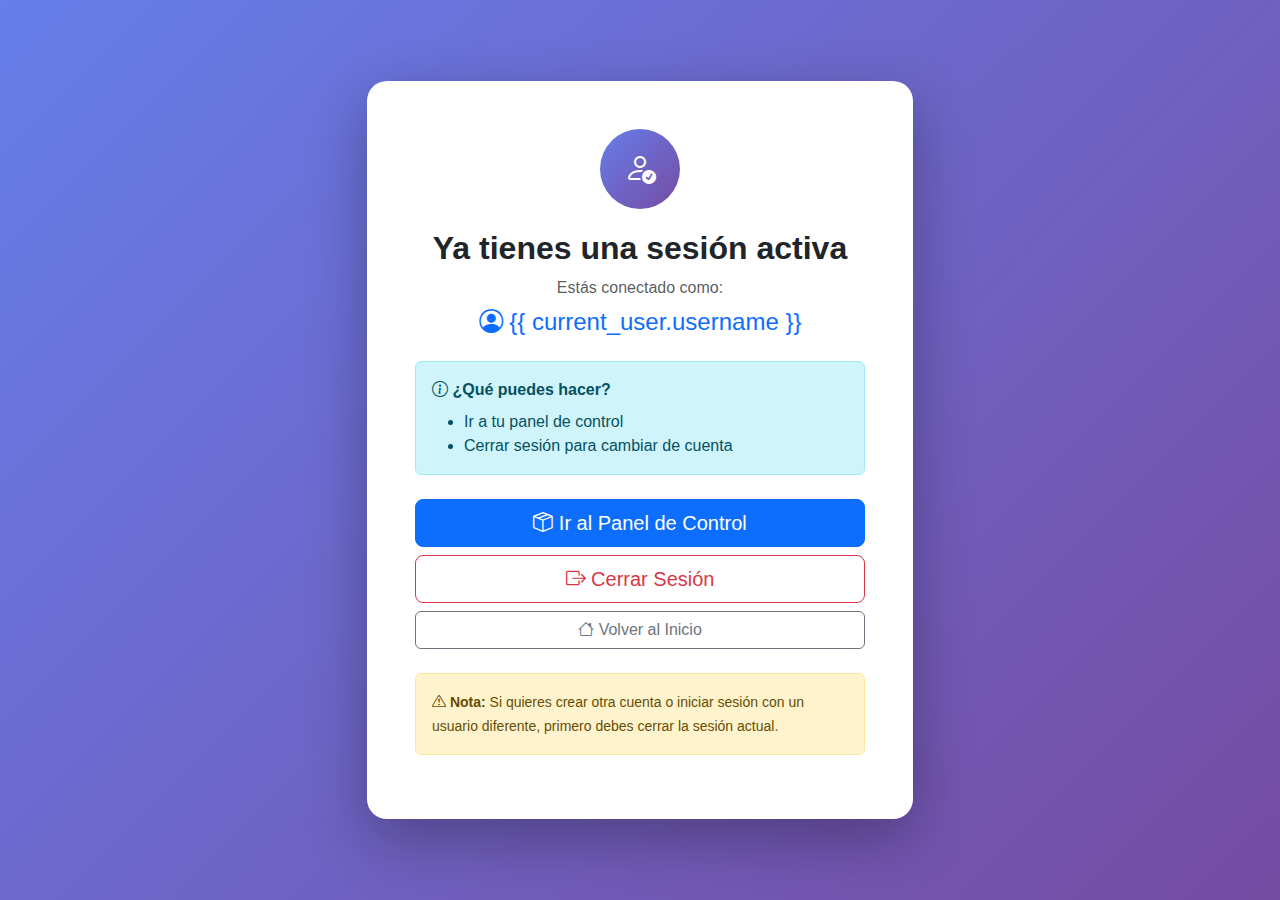
<file: frontend/templates/already_logged_in.html>
<!doctype html>
<html lang="es">
<head>
  <meta charset="utf-8">
  <meta name="viewport" content="width=device-width, initial-scale=1">
  <title>Sesión Activa - Da Vincin</title>
  <link href="https://cdn.jsdelivr.net/npm/bootstrap@5.3.0/dist/css/bootstrap.min.css" rel="stylesheet">
  <link rel="stylesheet" href="https://cdn.jsdelivr.net/npm/bootstrap-icons@1.11.0/font/bootstrap-icons.css">
  <style>
    body {
      background: linear-gradient(135deg, #667eea 0%, #764ba2 100%);
      min-height: 100vh;
      display: flex;
      align-items: center;
      font-family: -apple-system, BlinkMacSystemFont, 'Segoe UI', Roboto, sans-serif;
    }
    .card-custom {
      border-radius: 20px;
      box-shadow: 0 20px 60px rgba(0,0,0,0.3);
    }
    .user-avatar {
      width: 80px;
      height: 80px;
      background: linear-gradient(135deg, #667eea 0%, #764ba2 100%);
      border-radius: 50%;
      display: flex;
      align-items: center;
      justify-content: center;
      font-size: 2rem;
      color: white;
      margin: 0 auto 20px;
    }

    /* Adaptaciones móviles */
    @media (max-width: 768px) {
      body {
        align-items: flex-start;
        padding: 20px 0;
      }

      .container {
        padding-left: 10px;
        padding-right: 10px;
      }

      .col-md-6 {
        width: 100%;
        max-width: none;
      }

      .card-custom {
        border-radius: 15px;
        margin-top: 20px;
      }

      .card-body {
        padding: 30px 20px !important;
      }

      h2 {
        font-size: 1.5rem;
        margin-bottom: 15px;
      }

      h4 {
        font-size: 1.2rem;
      }

      .user-avatar {
        width: 70px;
        height: 70px;
        font-size: 1.8rem;
        margin-bottom: 15px;
      }

      .btn {
        padding: 12px 20px;
        font-size: 14px;
        min-height: 44px;
        margin: 5px 0;
      }

      .btn-lg {
        padding: 15px 25px;
        font-size: 16px;
        width: 100%;
      }

      .alert {
        padding: 12px 15px;
        font-size: 14px;
        margin-bottom: 20px;
      }
    }

    @media (max-width: 480px) {
      .container {
        padding-left: 5px;
        padding-right: 5px;
      }

      .card-body {
        padding: 25px 15px !important;
      }

      h2 {
        font-size: 1.3rem;
      }

      h4 {
        font-size: 1.1rem;
      }

      .user-avatar {
        width: 60px;
        height: 60px;
        font-size: 1.5rem;
      }

      .btn-lg {
        padding: 12px 20px;
        font-size: 15px;
      }
    }

    /* Mejoras para pantallas táctiles */
    @media (hover: none) and (pointer: coarse) {
      .btn:hover {
        transform: none;
      }

      .btn {
        min-height: 44px;
      }
    }

    /* Mejoras adicionales para accesibilidad móvil */
    @media (max-width: 768px) {
      .text-center p {
        font-size: 14px;
        margin-bottom: 15px;
      }

      .alert {
        border-radius: 10px;
      }

      .d-grid {
        gap: 10px !important;
      }
    }
  </style>
</head>
<body>
  <div class="container">
    <div class="row justify-content-center">
      <div class="col-md-6">
        <div class="card card-custom border-0">
          <div class="card-body p-5">
            <div class="text-center mb-4">
              <div class="user-avatar">
                <i class="bi bi-person-check"></i>
              </div>
              <h2 class="fw-bold">Ya tienes una sesión activa</h2>
              <p class="text-muted mb-0">Estás conectado como:</p>
              <h4 class="text-primary mt-2"><i class="bi bi-person-circle"></i> {{ current_user.username }}</h4>
            </div>

            <div class="alert alert-info" role="alert">
              <i class="bi bi-info-circle"></i>
              <strong>¿Qué puedes hacer?</strong>
              <ul class="mb-0 mt-2">
                <li>Ir a tu panel de control</li>
                <li>Cerrar sesión para cambiar de cuenta</li>
              </ul>
            </div>

            <div class="d-grid gap-2 mt-4">
              <a href="/products/dashboard" class="btn btn-primary btn-lg">
                <i class="bi bi-box-seam"></i> Ir al Panel de Control
              </a>
              <a href="/logout" class="btn btn-outline-danger btn-lg">
                <i class="bi bi-box-arrow-right"></i> Cerrar Sesión
              </a>
              <a href="/" class="btn btn-outline-secondary">
                <i class="bi bi-house"></i> Volver al Inicio
              </a>
            </div>

            <div class="alert alert-warning mt-4" role="alert">
              <small>
                <i class="bi bi-exclamation-triangle"></i>
                <strong>Nota:</strong> Si quieres crear otra cuenta o iniciar sesión con un usuario diferente,
                primero debes cerrar la sesión actual.
              </small>
            </div>
          </div>
        </div>
      </div>
    </div>
  </div>
  <script src="https://cdn.jsdelivr.net/npm/bootstrap@5.3.0/dist/js/bootstrap.bundle.min.js"></script>
</body>
</html>
</file>
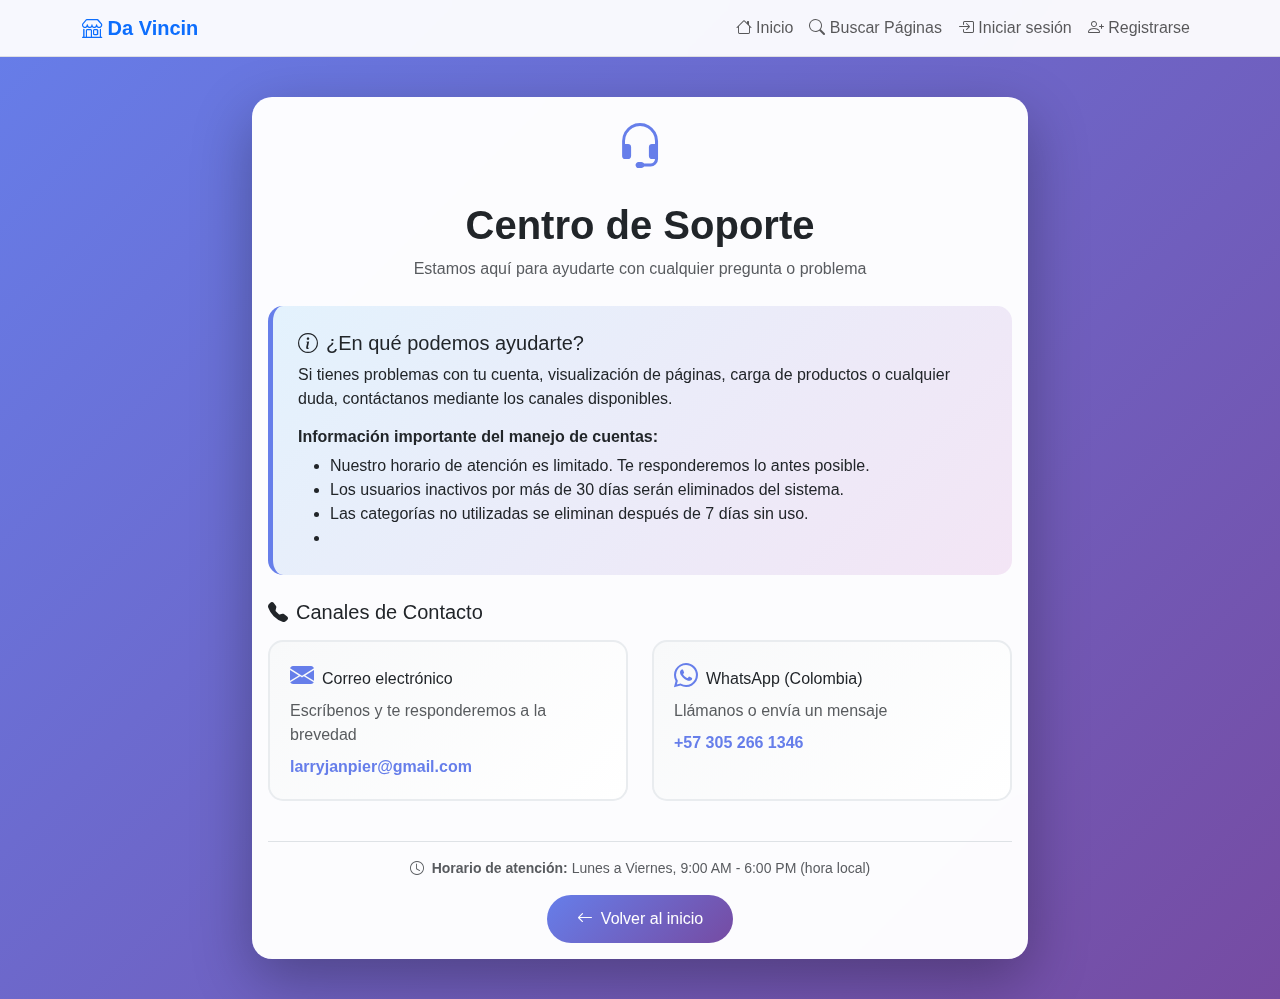
<file: frontend/templates/support.html>
<!DOCTYPE html>
<html lang="es">
<head>
    <meta charset="UTF-8">
    <meta name="viewport" content="width=device-width, initial-scale=1">
    <title>Soporte - Da Vincin</title>
    <link href="https://cdn.jsdelivr.net/npm/bootstrap@5.3.0/dist/css/bootstrap.min.css" rel="stylesheet">
    <link rel="stylesheet" href="https://cdn.jsdelivr.net/npm/bootstrap-icons@1.11.0/font/bootstrap-icons.css">
    <style>
        body {
            background: linear-gradient(135deg, #667eea 0%, #764ba2 100%);
            min-height: 100vh;
            font-family: -apple-system, BlinkMacSystemFont, 'Segoe UI', Roboto, sans-serif;
        }

        .navbar {
            background: rgba(255,255,255,0.95) !important;
            backdrop-filter: blur(10px);
            border-bottom: 1px solid rgba(0,0,0,0.1);
        }

        .main-container {
            min-height: calc(100vh - 80px);
            display: flex;
            align-items: center;
            justify-content: center;
            padding: 40px 0;
        }

        .support-card {
            width: 100%;
            max-width: 800px;
        }

        .card-custom {
            border-radius: 20px;
            box-shadow: 0 20px 60px rgba(0,0,0,0.3);
            border: none;
            background: rgba(255,255,255,0.98);
            backdrop-filter: blur(10px);
        }

        .contact-card {
            background: linear-gradient(135deg, #f8f9fa 0%, #ffffff 100%);
            border: 2px solid #e9ecef;
            border-radius: 15px;
            padding: 20px;
            height: 100%;
            transition: all 0.3s ease;
        }

        .contact-card:hover {
            transform: translateY(-5px);
            box-shadow: 0 10px 30px rgba(0,0,0,0.15);
            border-color: #667eea;
        }

        .contact-card i {
            color: #667eea;
            font-size: 1.5rem;
        }

        .contact-card a {
            color: #667eea;
            text-decoration: none;
            font-weight: 600;
        }

        .contact-card a:hover {
            color: #764ba2;
            text-decoration: underline;
        }

        .back-btn {
            background: linear-gradient(135deg, #667eea 0%, #764ba2 100%);
            border: none;
            padding: 12px 30px;
            border-radius: 25px;
            color: white;
            text-decoration: none;
            font-weight: 500;
            transition: all 0.3s;
            display: inline-flex;
            align-items: center;
            gap: 8px;
        }

        .back-btn:hover {
            transform: translateY(-2px);
            color: white;
            box-shadow: 0 8px 25px rgba(102, 126, 234, 0.4);
        }

        .info-section {
            background: linear-gradient(135deg, #e3f2fd 0%, #f3e5f5 100%);
            border-radius: 15px;
            padding: 25px;
            margin: 25px 0;
            border-left: 5px solid #667eea;
        }

        /* Adaptaciones móviles */
        @media (max-width: 768px) {
            .main-container {
                padding: 20px 10px;
                align-items: flex-start;
            }

            .support-card {
                margin-top: 20px;
            }

            .card-custom {
                border-radius: 15px;
                margin-bottom: 20px;
            }

            .card-body {
                padding: 25px 20px !important;
            }

            h1 {
                font-size: 1.8rem;
                text-align: center;
                margin-bottom: 15px;
            }

            h5 {
                font-size: 1.2rem;
                margin-top: 20px;
                margin-bottom: 12px;
            }

            .contact-card {
                padding: 15px;
                margin-bottom: 15px;
            }

            .contact-card h6 {
                font-size: 1rem;
            }

            .info-section {
                padding: 20px 15px;
                margin: 20px 0;
            }

            .back-btn {
                width: 100%;
                justify-content: center;
                padding: 15px 25px;
                margin-top: 15px;
            }

            .navbar-collapse {
                background: rgba(255,255,255,0.98);
                border-radius: 10px;
                padding: 15px;
                margin-top: 10px;
                box-shadow: 0 5px 15px rgba(0,0,0,0.1);
            }

            .navbar-nav .nav-link {
                padding: 10px 15px;
                border-radius: 8px;
                margin: 2px 0;
                text-align: center;
            }

            .navbar-nav .nav-link:hover {
                background: rgba(102, 126, 234, 0.1);
            }
        }

        @media (max-width: 480px) {
            .main-container {
                padding: 15px 5px;
            }

            .card-body {
                padding: 20px 15px !important;
            }

            h1 {
                font-size: 1.5rem;
            }

            h5 {
                font-size: 1.1rem;
            }

            .contact-card {
                padding: 12px;
            }

            .info-section {
                padding: 15px 12px;
            }

            .back-btn {
                padding: 12px 20px;
                font-size: 15px;
            }
        }

        /* Mejoras para pantallas táctiles */
        @media (hover: none) and (pointer: coarse) {
            .contact-card:hover {
                transform: none;
                box-shadow: 0 5px 15px rgba(0,0,0,0.1);
            }

            .back-btn:hover {
                transform: none;
                box-shadow: 0 4px 15px rgba(102, 126, 234, 0.3);
            }

            .back-btn {
                min-height: 44px;
            }
        }
    </style>
</head>
<body>
    <nav class="navbar navbar-expand-lg navbar-light">
        <div class="container">
            <a class="navbar-brand fw-bold text-primary" href="/"><i class="bi bi-shop"></i> Da Vincin</a>
            <button class="navbar-toggler" type="button" data-bs-toggle="collapse" data-bs-target="#navMenu" aria-controls="navMenu" aria-expanded="false" aria-label="Toggle navigation">
                <span class="navbar-toggler-icon"></span>
            </button>
            <div class="collapse navbar-collapse" id="navMenu">
                <ul class="navbar-nav ms-auto">
                    <li class="nav-item"><a class="nav-link" href="/"><i class="bi bi-house"></i> Inicio</a></li>
                    <li class="nav-item"><a class="nav-link" href="/search"><i class="bi bi-search"></i> Buscar Páginas</a></li>
                    <li class="nav-item"><a class="nav-link" href="/login"><i class="bi bi-box-arrow-in-right"></i> Iniciar sesión</a></li>
                    <li class="nav-item"><a class="nav-link" href="/register"><i class="bi bi-person-plus"></i> Registrarse</a></li>
                </ul>
            </div>
        </div>
    </nav>

    <div class="main-container">
        <div class="container support-card">
            <div class="card card-custom">
                <div class="card-body">
                    <div class="text-center mb-4">
                        <i class="bi bi-headset" style="font-size: 3rem; color: #667eea;"></i>
                        <h1 class="fw-bold mt-3 mb-2">Centro de Soporte</h1>
                        <p class="text-muted">Estamos aquí para ayudarte con cualquier pregunta o problema</p>
                    </div>

                    <div class="info-section">
                        <h5><i class="bi bi-info-circle me-2"></i>¿En qué podemos ayudarte?</h5>
                        <p class="mb-3">Si tienes problemas con tu cuenta, visualización de páginas, carga de productos o cualquier duda, contáctanos mediante los canales disponibles.</p>

                        <h6 class="fw-bold">Información importante del manejo de cuentas:</h6>
                        <ul class="mb-0">
                            <li>Nuestro horario de atención es limitado. Te responderemos lo antes posible.</li>
                            <li>Los usuarios inactivos por más de 30 días serán eliminados del sistema.</li>
                            <li>Las categorías no utilizadas se eliminan después de 7 días sin uso.</li>
                            <li></li>
                        </ul>
                    </div>

                    <h5 class="mb-3"><i class="bi bi-telephone-fill me-2"></i>Canales de Contacto</h5>

                    <div class="row">
                        <div class="col-md-6 mb-3">
                            <div class="contact-card">
                                <h6><i class="bi bi-envelope-fill me-2"></i>Correo electrónico</h6>
                                <p class="mb-2 text-muted">Escríbenos y te responderemos a la brevedad</p>
                                <a href="mailto:larryjanpier@gmail.com">larryjanpier@gmail.com</a>
                            </div>
                        </div>

                        <div class="col-md-6 mb-3">
                            <div class="contact-card">
                                <h6><i class="bi bi-whatsapp me-2"></i>WhatsApp (Colombia)</h6>
                                <p class="mb-2 text-muted">Llámanos o envía un mensaje</p>
                                <a href="https://wa.me/573052661346" target="_blank">+57 305 266 1346</a>
                            </div>
                        </div>
                    </div>

                    <div class="text-center mt-4 pt-3 border-top">
                        <p class="small text-muted mb-3">
                            <i class="bi bi-clock me-1"></i>
                            <strong>Horario de atención:</strong> Lunes a Viernes, 9:00 AM - 6:00 PM (hora local)
                        </p>
                        <a href="/" class="back-btn">
                            <i class="bi bi-arrow-left"></i> Volver al inicio
                        </a>
                    </div>
                </div>
            </div>
        </div>
    </div>

    <script src="https://cdn.jsdelivr.net/npm/bootstrap@5.3.0/dist/js/bootstrap.bundle.min.js"></script>
</body>
</html>
</file>
